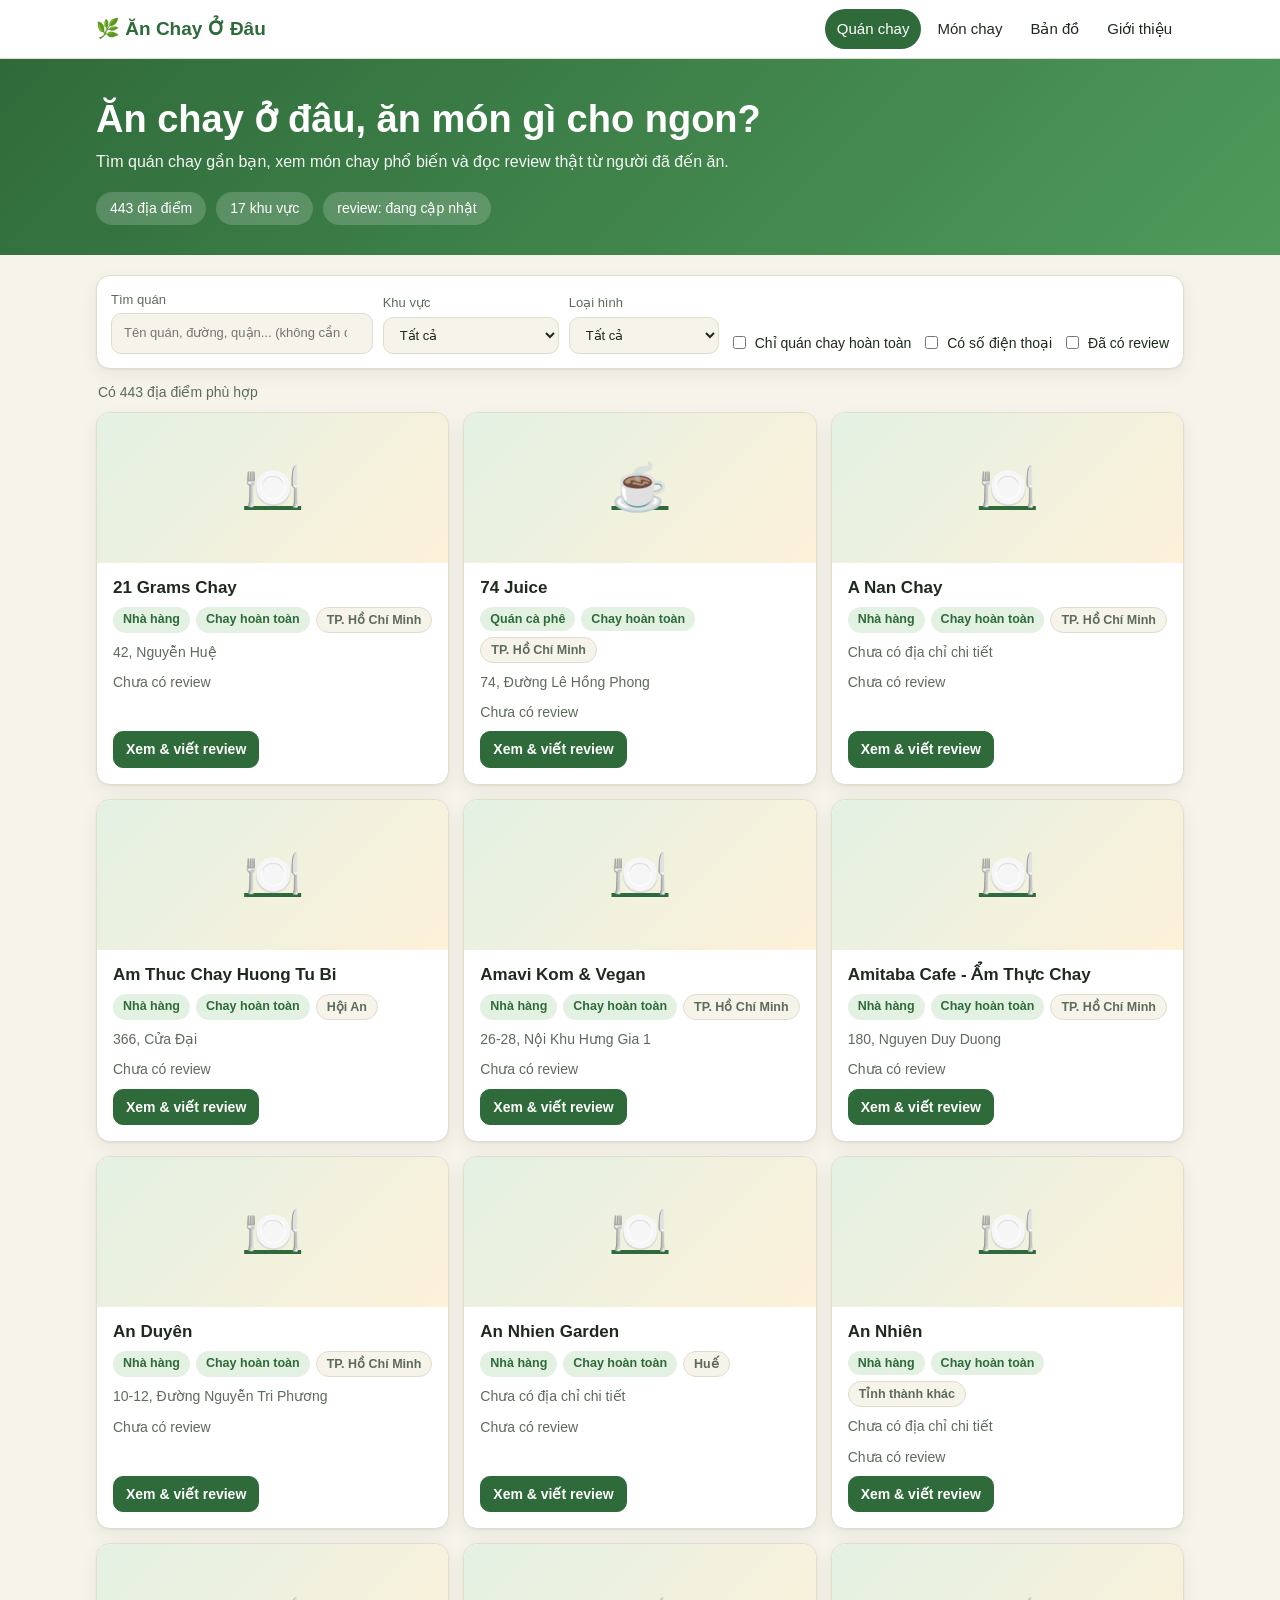
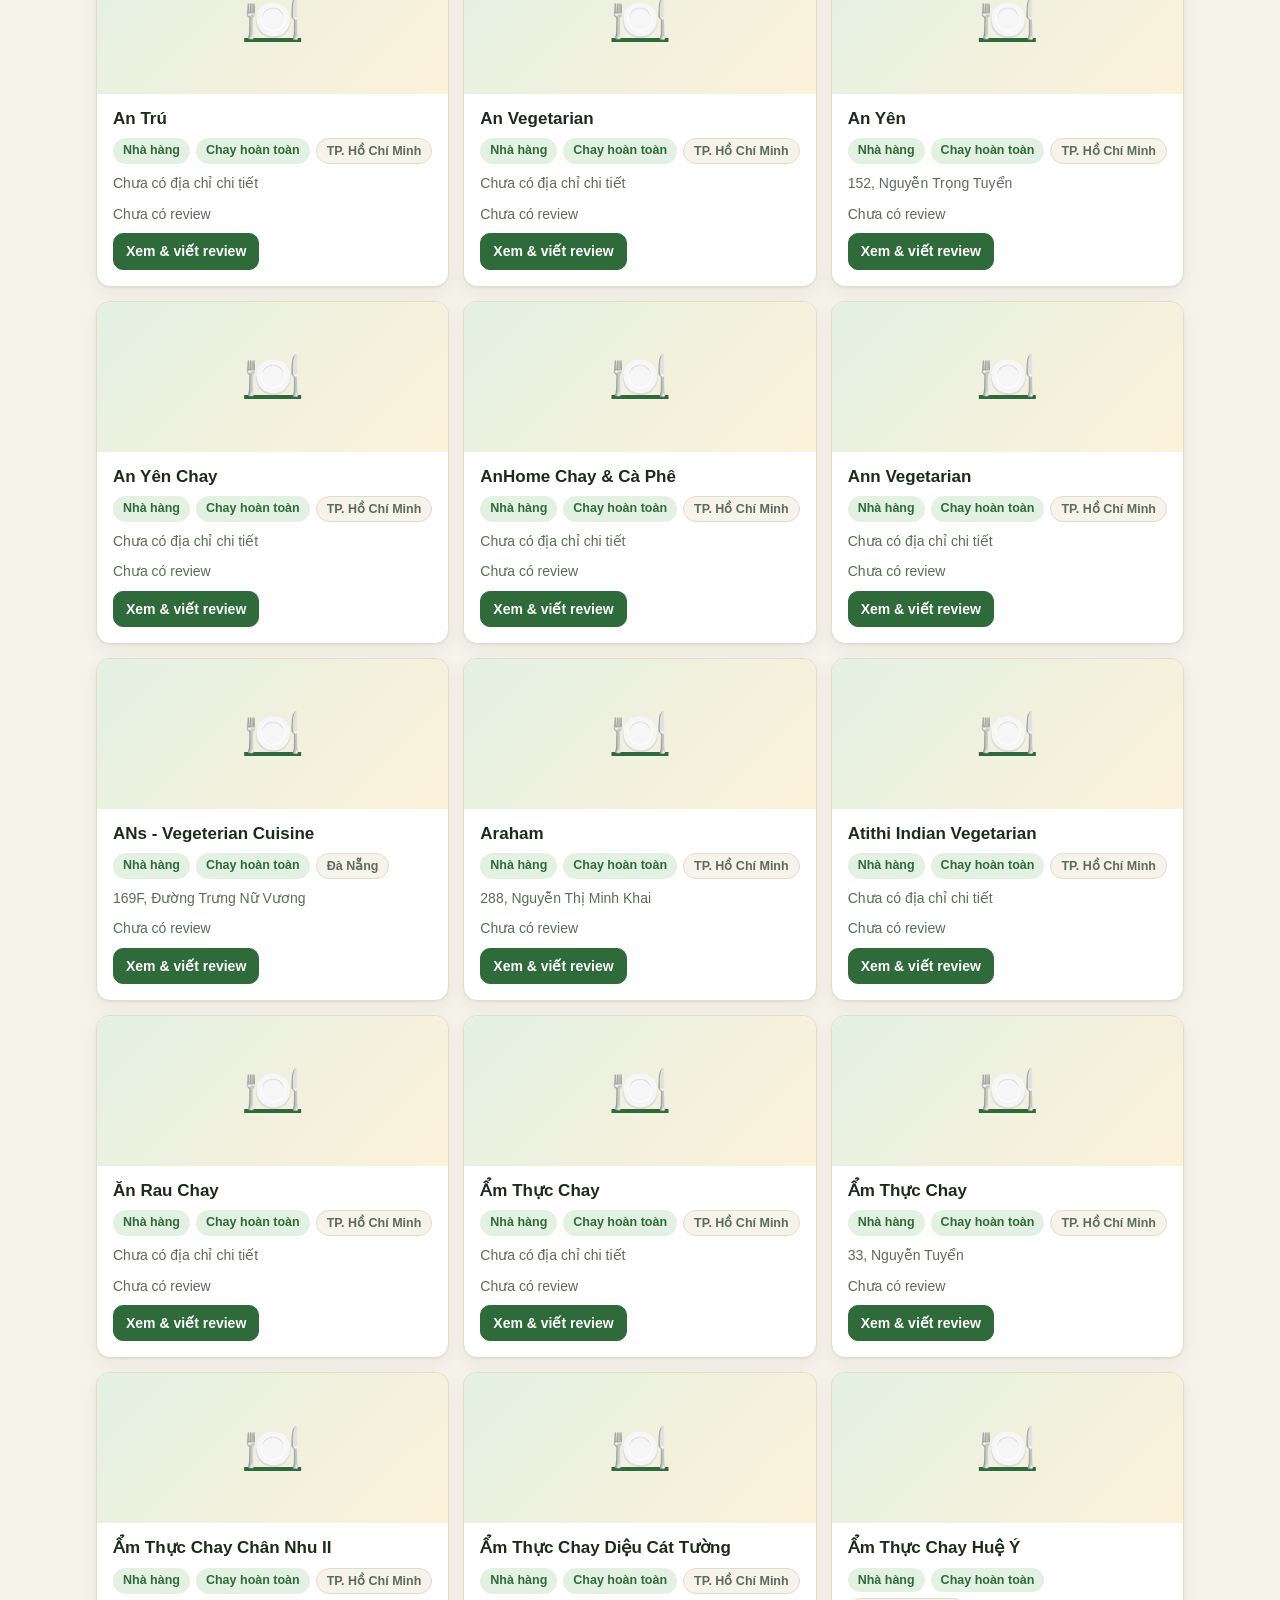
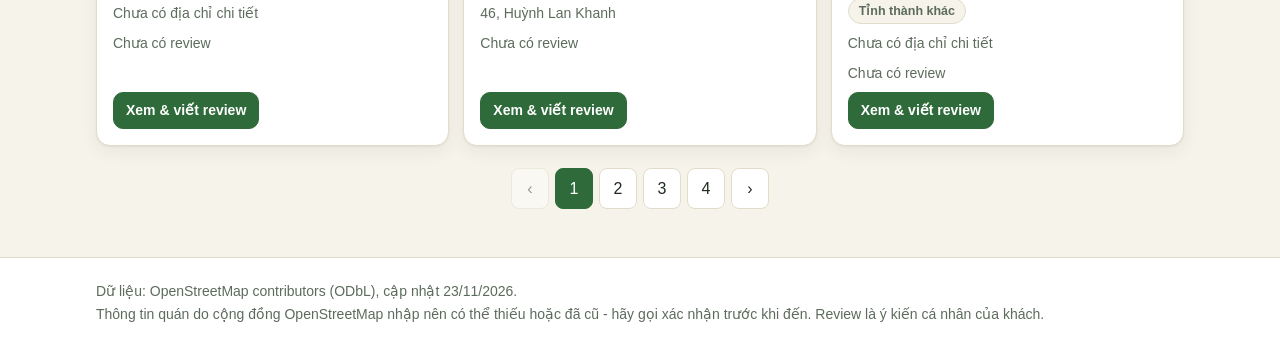
<file: index.html>
<!doctype html>
<html lang="vi">
<head>
<meta charset="utf-8">
<meta name="viewport" content="width=device-width,initial-scale=1">
<title>Ăn Chay Ở Đâu - Tìm quán chay, món chay và đọc review</title>
<meta name="description" content="Danh sách quán ăn chay ở Việt Nam từ OpenStreetMap, gợi ý món chay phổ biến và review của khách đã được duyệt.">
<meta name="theme-color" content="#2f6b3a">
<link rel="icon" href="favicon.svg" type="image/svg+xml">
<link rel="stylesheet" href="assets/style.css">
</head>
<body data-trang="chu">
<header class="top"><div class="wrap">
  <a class="logo" href="index.html">🌿 Ăn Chay Ở Đâu</a>
  <nav class="menu" aria-label="Menu chính">
    <a href="index.html" aria-current="page">Quán chay</a>
    <a href="mon-chay.html">Món chay</a>
    <a href="ban-do.html">Bản đồ</a>
    <a href="gioi-thieu.html">Giới thiệu</a>
  </nav>
</div></header>

<section class="hero"><div class="wrap">
  <h1>Ăn chay ở đâu, ăn món gì cho ngon?</h1>
  <p>Tìm quán chay gần bạn, xem món chay phổ biến và đọc review thật từ người đã đến ăn.</p>
  <div class="stats"><span id="stat-quan">…</span><span id="stat-tp">…</span><span id="stat-rv">…</span></div>
</div></section>

<main><div class="wrap">
  <div id="loi" class="note hide" role="alert"></div>
  <div class="bar">
    <label style="flex:1">Tìm quán<input type="search" id="f-q" placeholder="Tên quán, đường, quận... (không cần dấu)"></label>
    <label>Khu vực<select id="f-tp"><option value="">Tất cả</option></select></label>
    <label>Loại hình<select id="f-loai"><option value="">Tất cả</option></select></label>
    <label class="chk"><input type="checkbox" id="f-chay"> Chỉ quán chay hoàn toàn</label>
    <label class="chk"><input type="checkbox" id="f-sdt"> Có số điện thoại</label>
    <label class="chk"><input type="checkbox" id="f-rv"> Đã có review</label>
  </div>
  <div class="count" id="dem">Đang tải danh sách...</div>
  <div class="grid" id="luoi"></div>
  <div class="pager" id="pager"></div>
</div></main>

<footer class="foot"><div class="wrap">
  <div id="nguon"></div>
  <div>Thông tin quán do cộng đồng OpenStreetMap nhập nên có thể thiếu hoặc đã cũ - hãy gọi xác nhận trước khi đến. Review là ý kiến cá nhân của khách.</div>
</div></footer>
<script src="assets/config.js"></script>
<script src="assets/app.js"></script>
</body>
</html>
</file>
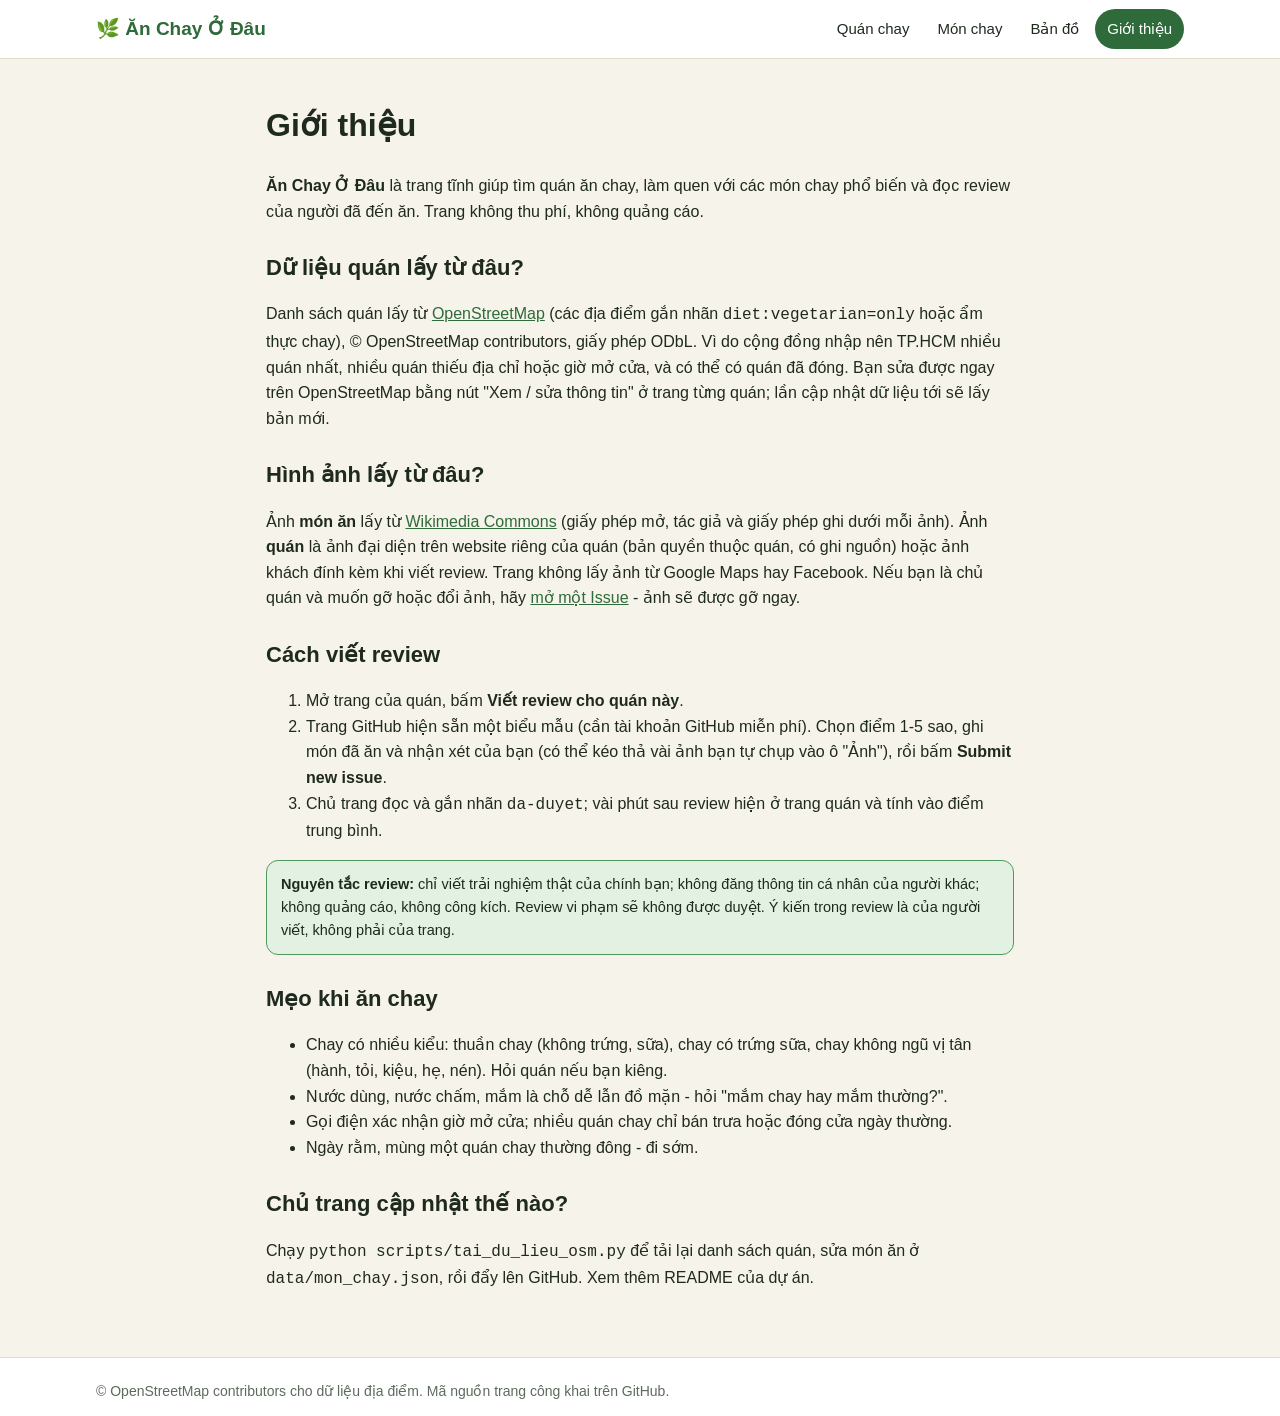
<file: gioi-thieu.html>
<!doctype html>
<html lang="vi">
<head>
<meta charset="utf-8">
<meta name="viewport" content="width=device-width,initial-scale=1">
<title>Giới thiệu và cách viết review - Ăn Chay Ở Đâu</title>
<meta name="theme-color" content="#2f6b3a">
<link rel="icon" href="favicon.svg" type="image/svg+xml">
<link rel="stylesheet" href="assets/style.css">
</head>
<body data-trang="gt">
<header class="top"><div class="wrap">
  <a class="logo" href="index.html">🌿 Ăn Chay Ở Đâu</a>
  <nav class="menu" aria-label="Menu chính">
    <a href="index.html">Quán chay</a>
    <a href="mon-chay.html">Món chay</a>
    <a href="ban-do.html">Bản đồ</a>
    <a href="gioi-thieu.html" aria-current="page">Giới thiệu</a>
  </nav>
</div></header>
<main><div class="wrap" style="max-width:780px">
  <h1>Giới thiệu</h1>
  <p><b>Ăn Chay Ở Đâu</b> là trang tĩnh giúp tìm quán ăn chay, làm quen với các món chay phổ biến và đọc review của người đã đến ăn. Trang không thu phí, không quảng cáo.</p>

  <h2>Dữ liệu quán lấy từ đâu?</h2>
  <p>Danh sách quán lấy từ <a href="https://www.openstreetmap.org" target="_blank" rel="noopener">OpenStreetMap</a> (các địa điểm gắn nhãn <code>diet:vegetarian=only</code> hoặc ẩm thực chay), © OpenStreetMap contributors, giấy phép ODbL. Vì do cộng đồng nhập nên TP.HCM nhiều quán nhất, nhiều quán thiếu địa chỉ hoặc giờ mở cửa, và có thể có quán đã đóng. Bạn sửa được ngay trên OpenStreetMap bằng nút "Xem / sửa thông tin" ở trang từng quán; lần cập nhật dữ liệu tới sẽ lấy bản mới.</p>

  <h2>Hình ảnh lấy từ đâu?</h2>
  <p>Ảnh <b>món ăn</b> lấy từ <a href="https://commons.wikimedia.org" target="_blank" rel="noopener">Wikimedia Commons</a> (giấy phép mở, tác giả và giấy phép ghi dưới mỗi ảnh). Ảnh <b>quán</b> là ảnh đại diện trên website riêng của quán (bản quyền thuộc quán, có ghi nguồn) hoặc ảnh khách đính kèm khi viết review. Trang không lấy ảnh từ Google Maps hay Facebook. Nếu bạn là chủ quán và muốn gỡ hoặc đổi ảnh, hãy <a href="https://github.com/quachhieu2313/an-chay-o-dau/issues" target="_blank" rel="noopener">mở một Issue</a> - ảnh sẽ được gỡ ngay.</p>

  <h2>Cách viết review</h2>
  <ol>
    <li>Mở trang của quán, bấm <b>Viết review cho quán này</b>.</li>
    <li>Trang GitHub hiện sẵn một biểu mẫu (cần tài khoản GitHub miễn phí). Chọn điểm 1-5 sao, ghi món đã ăn và nhận xét của bạn (có thể kéo thả vài ảnh bạn tự chụp vào ô "Ảnh"), rồi bấm <b>Submit new issue</b>.</li>
    <li>Chủ trang đọc và gắn nhãn <code>da-duyet</code>; vài phút sau review hiện ở trang quán và tính vào điểm trung bình.</li>
  </ol>
  <div class="note info-note"><b>Nguyên tắc review:</b> chỉ viết trải nghiệm thật của chính bạn; không đăng thông tin cá nhân của người khác; không quảng cáo, không công kích. Review vi phạm sẽ không được duyệt. Ý kiến trong review là của người viết, không phải của trang.</div>

  <h2>Mẹo khi ăn chay</h2>
  <ul>
    <li>Chay có nhiều kiểu: thuần chay (không trứng, sữa), chay có trứng sữa, chay không ngũ vị tân (hành, tỏi, kiệu, hẹ, nén). Hỏi quán nếu bạn kiêng.</li>
    <li>Nước dùng, nước chấm, mắm là chỗ dễ lẫn đồ mặn - hỏi "mắm chay hay mắm thường?".</li>
    <li>Gọi điện xác nhận giờ mở cửa; nhiều quán chay chỉ bán trưa hoặc đóng cửa ngày thường.</li>
    <li>Ngày rằm, mùng một quán chay thường đông - đi sớm.</li>
  </ul>

  <h2>Chủ trang cập nhật thế nào?</h2>
  <p>Chạy <code>python scripts/tai_du_lieu_osm.py</code> để tải lại danh sách quán, sửa món ăn ở <code>data/mon_chay.json</code>, rồi đẩy lên GitHub. Xem thêm README của dự án.</p>
</div></main>
<footer class="foot"><div class="wrap">© OpenStreetMap contributors cho dữ liệu địa điểm. Mã nguồn trang công khai trên GitHub.</div></footer>
</body>
</html>
</file>
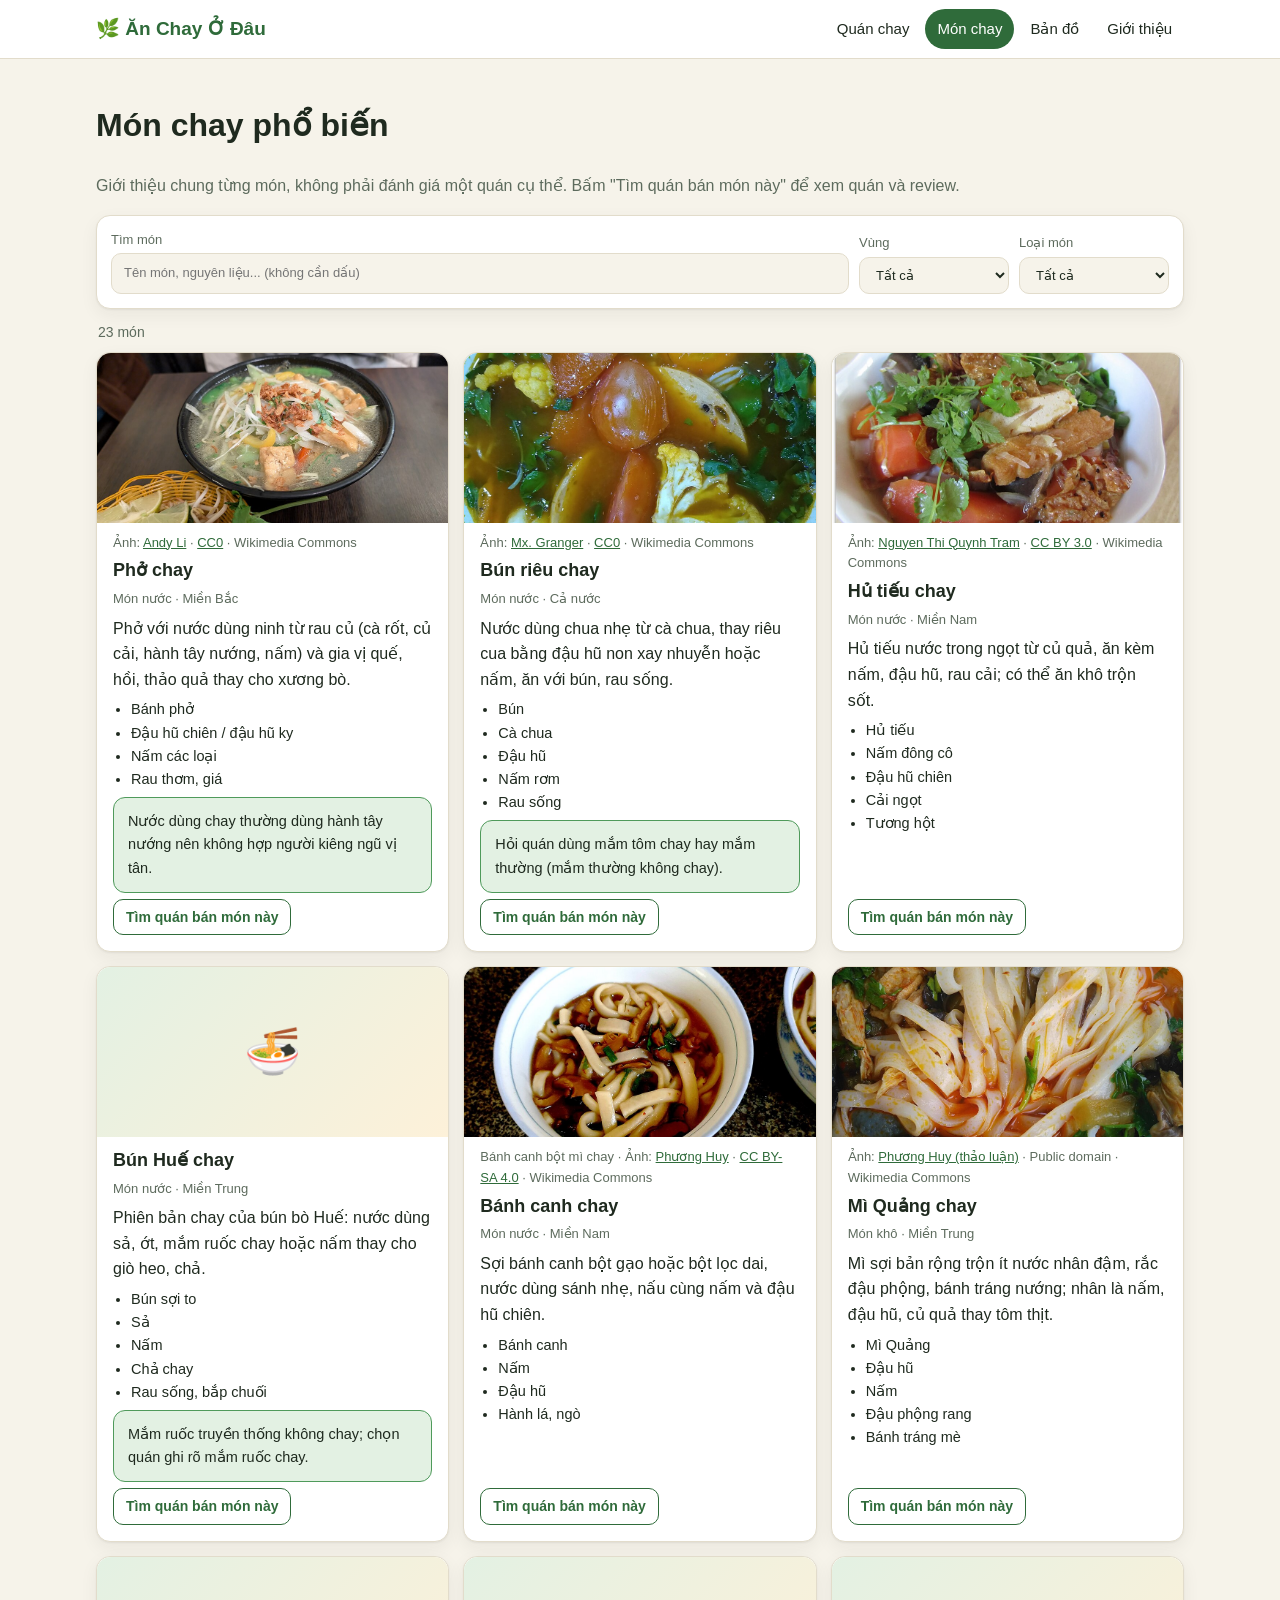
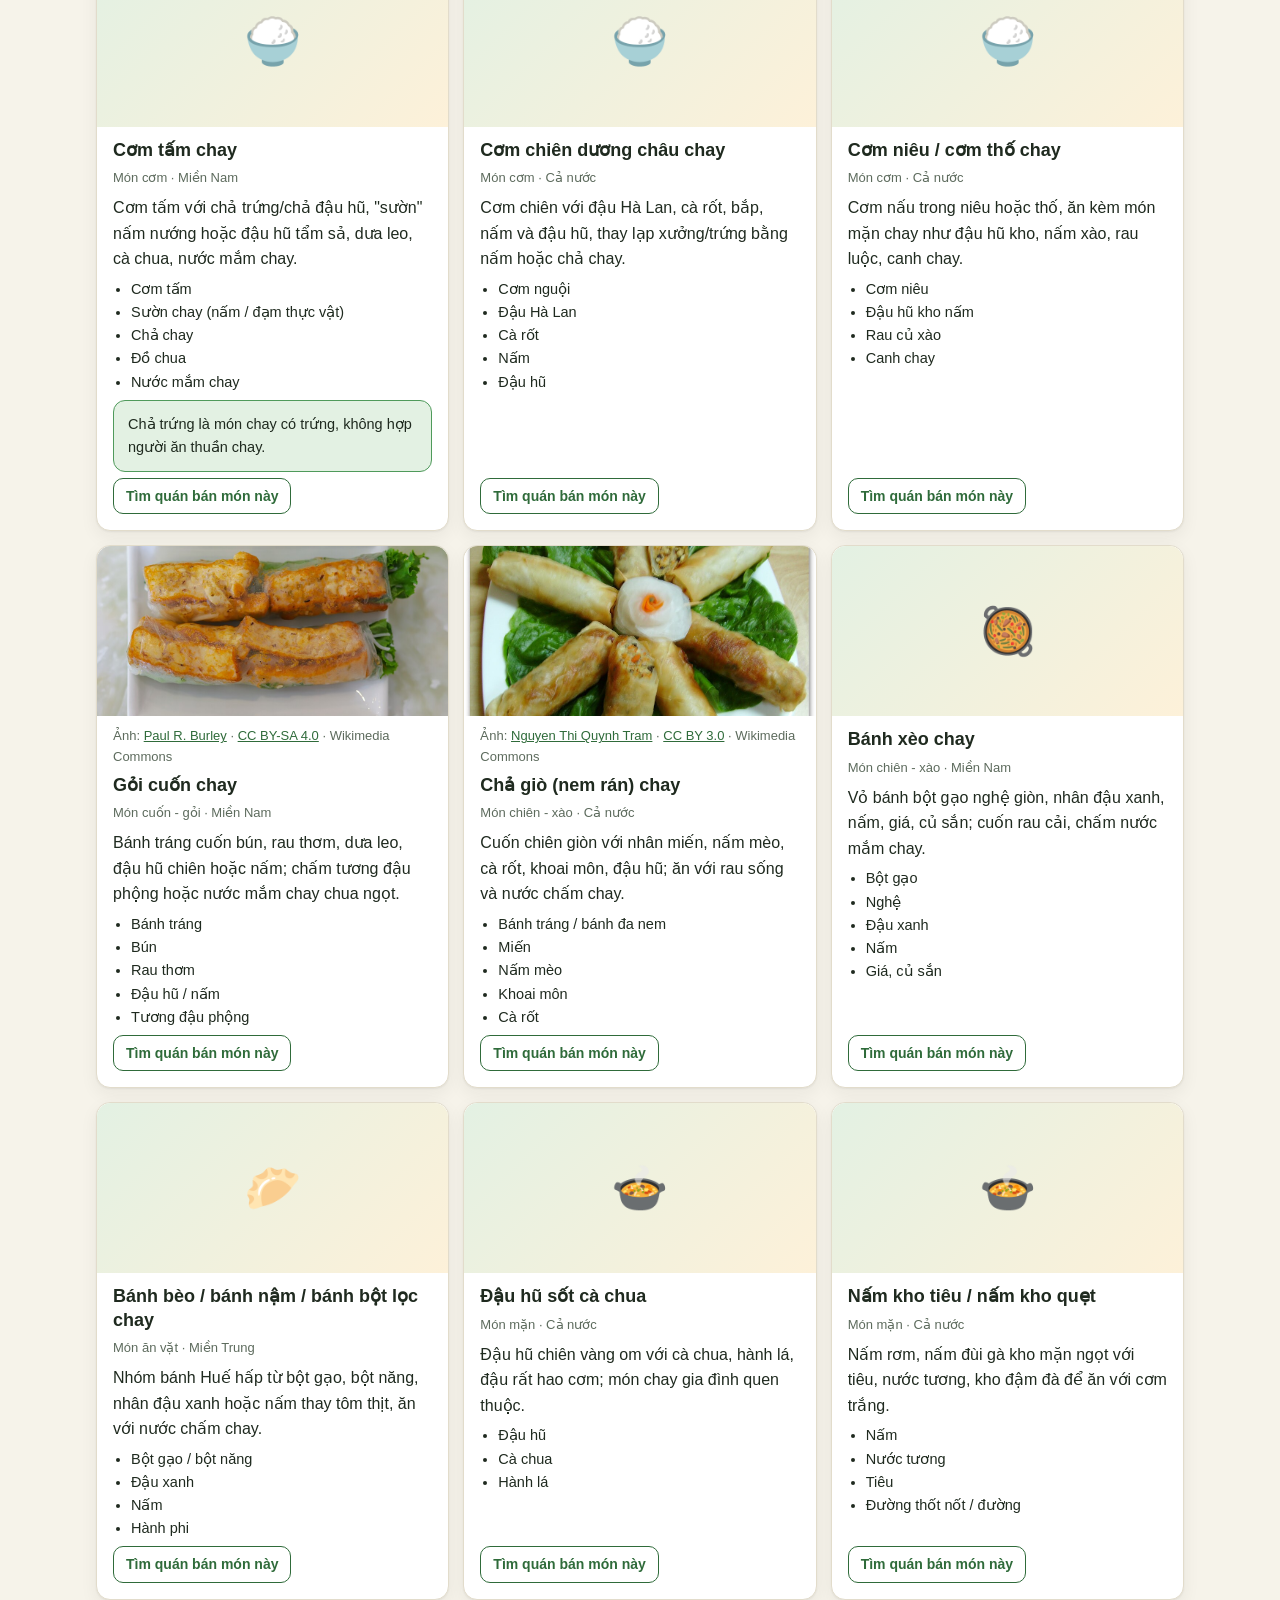
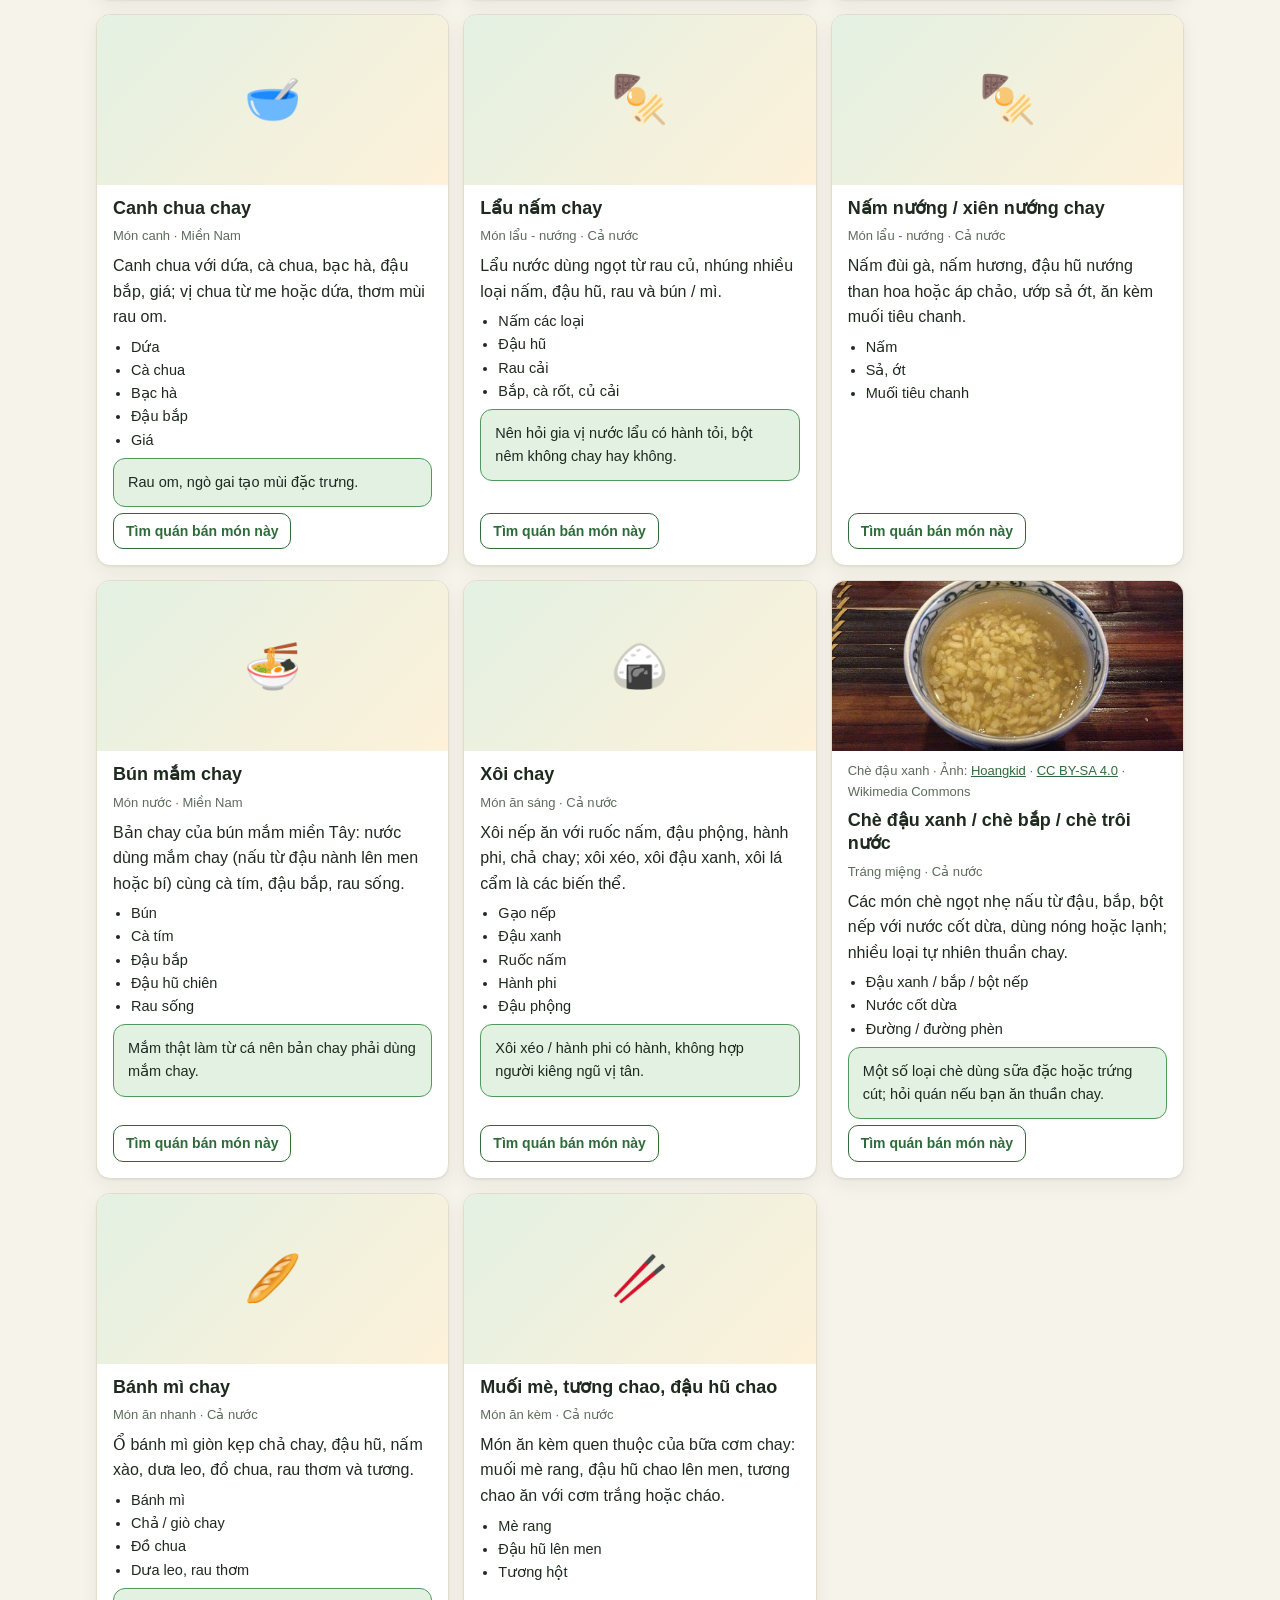
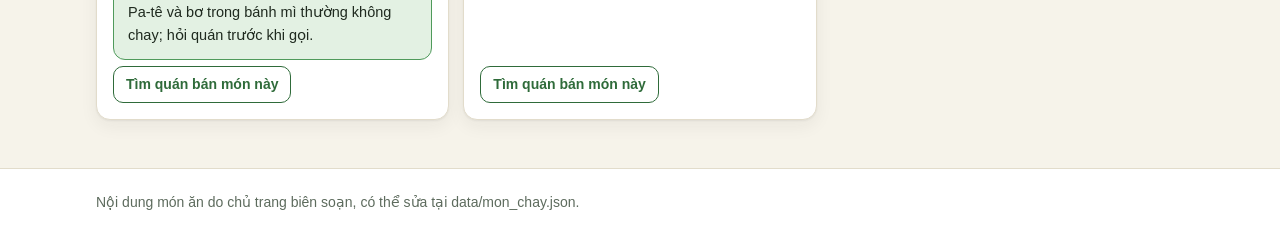
<file: mon-chay.html>
<!doctype html>
<html lang="vi">
<head>
<meta charset="utf-8">
<meta name="viewport" content="width=device-width,initial-scale=1">
<title>Món chay phổ biến - Ăn Chay Ở Đâu</title>
<meta name="description" content="Gợi ý các món chay phổ biến ở Việt Nam: phở chay, bún riêu chay, cơm tấm chay, gỏi cuốn chay... kèm nguyên liệu và lưu ý khi gọi món.">
<meta name="theme-color" content="#2f6b3a">
<link rel="icon" href="favicon.svg" type="image/svg+xml">
<link rel="stylesheet" href="assets/style.css">
</head>
<body data-trang="mon">
<header class="top"><div class="wrap">
  <a class="logo" href="index.html">🌿 Ăn Chay Ở Đâu</a>
  <nav class="menu" aria-label="Menu chính">
    <a href="index.html">Quán chay</a>
    <a href="mon-chay.html" aria-current="page">Món chay</a>
    <a href="ban-do.html">Bản đồ</a>
    <a href="gioi-thieu.html">Giới thiệu</a>
  </nav>
</div></header>
<main><div class="wrap">
  <h1>Món chay phổ biến</h1>
  <p class="muted">Giới thiệu chung từng món, không phải đánh giá một quán cụ thể. Bấm "Tìm quán bán món này" để xem quán và review.</p>
  <div id="loi" class="note hide" role="alert"></div>
  <div class="bar">
    <label style="flex:1">Tìm món<input type="search" id="m-q" placeholder="Tên món, nguyên liệu... (không cần dấu)"></label>
    <label>Vùng<select id="m-vung"><option value="">Tất cả</option></select></label>
    <label>Loại món<select id="m-loai"><option value="">Tất cả</option></select></label>
  </div>
  <div class="count" id="m-dem"></div>
  <div class="grid" id="m-luoi"></div>
</div></main>
<footer class="foot"><div class="wrap">Nội dung món ăn do chủ trang biên soạn, có thể sửa tại data/mon_chay.json.</div></footer>
<script src="assets/config.js"></script>
<script src="assets/app.js"></script>
</body>
</html>
</file>
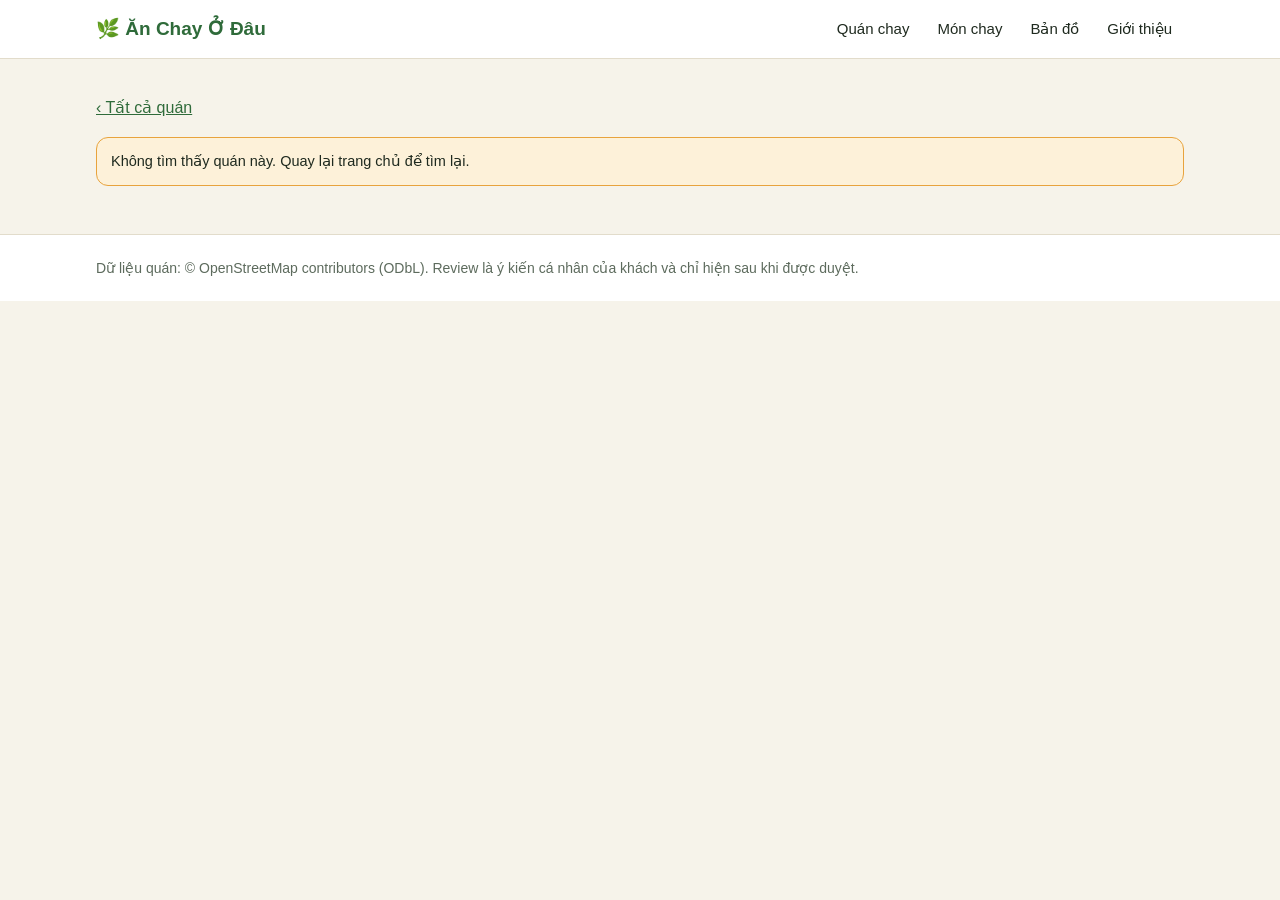
<file: quan.html>
<!doctype html>
<html lang="vi">
<head>
<meta charset="utf-8">
<meta name="viewport" content="width=device-width,initial-scale=1">
<title>Chi tiết quán chay - Ăn Chay Ở Đâu</title>
<meta name="theme-color" content="#2f6b3a">
<link rel="icon" href="favicon.svg" type="image/svg+xml">
<link rel="stylesheet" href="assets/style.css">
</head>
<body data-trang="quan">
<header class="top"><div class="wrap">
  <a class="logo" href="index.html">🌿 Ăn Chay Ở Đâu</a>
  <nav class="menu" aria-label="Menu chính">
    <a href="index.html">Quán chay</a>
    <a href="mon-chay.html">Món chay</a>
    <a href="ban-do.html">Bản đồ</a>
    <a href="gioi-thieu.html">Giới thiệu</a>
  </nav>
</div></header>
<main><div class="wrap">
  <p><a href="index.html">‹ Tất cả quán</a></p>
  <div id="loi" class="note hide" role="alert"></div>
  <div id="noi-dung"><p class="muted">Đang tải...</p></div>
</div></main>
<footer class="foot"><div class="wrap">Dữ liệu quán: © OpenStreetMap contributors (ODbL). Review là ý kiến cá nhân của khách và chỉ hiện sau khi được duyệt.</div></footer>
<script src="assets/config.js"></script>
<script src="assets/app.js"></script>
</body>
</html>
</file>
<file: assets/style.css>
:root{
  --bg:#f6f3ea;--card:#ffffff;--ink:#1f2a1f;--muted:#5d6b5d;--line:#e2dccb;
  --brand:#2f6b3a;--brand-2:#4f9a5b;--brand-soft:#e3f1e3;--warm:#e8a33d;--warm-soft:#fdf1d9;--bad:#b3261e;
  --shadow:0 1px 2px rgba(31,42,31,.06),0 6px 18px rgba(31,42,31,.06);
}
@media (prefers-color-scheme:dark){
  :root{--bg:#141a14;--card:#1c241c;--ink:#e8efe6;--muted:#a3b3a1;--line:#2d392d;--brand:#6dbb78;--brand-2:#8fd09a;--brand-soft:#223a26;--warm:#f0b95a;--warm-soft:#3a2f17;--shadow:0 1px 2px rgba(0,0,0,.4)}
}
*{box-sizing:border-box}
html{-webkit-text-size-adjust:100%}
body{margin:0;background:var(--bg);color:var(--ink);font:16px/1.6 -apple-system,"Segoe UI",Roboto,"Helvetica Neue",Arial,sans-serif}
a{color:var(--brand)}
img,iframe{max-width:100%}
.wrap{max-width:1120px;margin:0 auto;padding:0 16px}
header.top{background:var(--card);border-bottom:1px solid var(--line);position:sticky;top:0;z-index:20}
header.top .wrap{display:flex;align-items:center;gap:18px;min-height:58px;flex-wrap:wrap}
.logo{font-weight:800;font-size:19px;color:var(--brand);text-decoration:none;display:flex;gap:8px;align-items:center}
nav.menu{display:flex;gap:4px;flex-wrap:wrap;margin-left:auto}
nav.menu a{padding:8px 12px;border-radius:999px;text-decoration:none;color:var(--ink);font-size:15px}
nav.menu a:hover{background:var(--brand-soft)}
nav.menu a[aria-current=page]{background:var(--brand);color:#fff}
.hero{background:linear-gradient(135deg,var(--brand),var(--brand-2));color:#fff;padding:38px 0 30px}
.hero h1{margin:0 0 6px;font-size:clamp(26px,5vw,38px);line-height:1.2}
.hero p{margin:0;max-width:680px;opacity:.95}
.stats{display:flex;gap:10px;flex-wrap:wrap;margin-top:18px}
.stats span{background:rgba(255,255,255,.18);border-radius:999px;padding:5px 14px;font-size:14px}
main{padding:20px 0 48px}
h2{margin:26px 0 10px;font-size:22px}
.muted{color:var(--muted)}
.bar{display:flex;gap:10px;flex-wrap:wrap;align-items:flex-end;background:var(--card);border:1px solid var(--line);border-radius:14px;padding:14px;box-shadow:var(--shadow)}
.bar label{display:flex;flex-direction:column;gap:3px;font-size:13px;color:var(--muted)}
.bar input[type=search],.bar select{font:inherit;padding:9px 12px;border:1px solid var(--line);border-radius:10px;background:var(--bg);color:var(--ink);min-width:150px}
.bar input[type=search]{min-width:min(280px,100%);flex:1}
.bar .chk{flex-direction:row;align-items:center;gap:6px;font-size:14px;color:var(--ink)}
.count{margin:12px 2px 8px;color:var(--muted);font-size:14px}
.grid{display:grid;grid-template-columns:repeat(auto-fill,minmax(290px,1fr));gap:14px}
.card{background:var(--card);border:1px solid var(--line);border-radius:14px;padding:16px;box-shadow:var(--shadow);display:flex;flex-direction:column;gap:8px}
.card h3{margin:0;font-size:17px;line-height:1.3}
.card h3 a{color:var(--ink);text-decoration:none}.card h3 a:hover{color:var(--brand);text-decoration:underline}
.card .addr{font-size:14px;color:var(--muted);min-height:21px}
.badges{display:flex;gap:6px;flex-wrap:wrap}
.badge{font-size:12.5px;padding:2px 10px;border-radius:999px;background:var(--brand-soft);color:var(--brand);font-weight:600}
.badge.warm{background:var(--warm-soft);color:#9a6410}
.badge.gray{background:var(--bg);color:var(--muted);border:1px solid var(--line)}
.rate{font-size:14px;color:var(--muted)}.rate b{color:var(--warm);letter-spacing:1px}
.card .go{margin-top:auto}
.btn{display:inline-block;padding:9px 16px;border-radius:10px;border:1px solid var(--brand);background:var(--brand);color:#fff;text-decoration:none;font:inherit;font-weight:600;cursor:pointer}
.btn:hover{filter:brightness(1.08)}
.btn.sec{background:transparent;color:var(--brand)}
.btn.small{padding:6px 12px;font-size:14px}
.pager{display:flex;gap:6px;justify-content:center;flex-wrap:wrap;margin:22px 0 0}
.pager button{font:inherit;min-width:38px;padding:7px 10px;border:1px solid var(--line);background:var(--card);color:var(--ink);border-radius:8px;cursor:pointer}
.pager button[disabled]{opacity:.45;cursor:default}.pager button.on{background:var(--brand);color:#fff;border-color:var(--brand)}
.panel{background:var(--card);border:1px solid var(--line);border-radius:14px;padding:18px;box-shadow:var(--shadow)}
.info{display:grid;grid-template-columns:minmax(0,1fr) minmax(0,1fr);gap:18px}
@media(max-width:760px){.info{grid-template-columns:1fr}}
dl.kv{margin:0;display:grid;grid-template-columns:120px 1fr;gap:8px 12px}
dl.kv dt{color:var(--muted);font-size:14px}dl.kv dd{margin:0;word-break:break-word}
.map{width:100%;height:300px;border:1px solid var(--line);border-radius:12px;background:var(--brand-soft)}
#map-lon{height:calc(100vh - 230px);min-height:420px}
.review{border-top:1px solid var(--line);padding:14px 0}
.review:first-child{border-top:0}
.review .who{font-weight:700}.review .stars{color:var(--warm);letter-spacing:1px}
.review p{margin:6px 0 0;white-space:pre-wrap;overflow-wrap:anywhere}
.note{background:var(--warm-soft);border:1px solid var(--warm);border-radius:12px;padding:12px 14px;font-size:14.5px}
.note.info-note{background:var(--brand-soft);border-color:var(--brand-2)}
.dish{display:flex;flex-direction:column;gap:6px}
.dish h3{margin:0;font-size:18px}.dish .meta{font-size:13px;color:var(--muted)}
.dish ul{margin:0;padding-left:18px;font-size:14.5px}
footer.foot{border-top:1px solid var(--line);color:var(--muted);font-size:14px;padding:22px 0;background:var(--card)}
.thumb{height:150px;margin:-16px -16px 6px;border-radius:14px 14px 0 0;overflow:hidden;background:var(--brand-soft);position:relative}
.thumb img{width:100%;height:100%;object-fit:cover;display:block}
.thumb.ph{display:grid;place-items:center;font-size:46px;background:linear-gradient(135deg,var(--brand-soft),var(--warm-soft))}
.thumb .ghi{position:absolute;right:6px;bottom:6px;background:rgba(0,0,0,.55);color:#fff;font-size:11px;padding:1px 7px;border-radius:999px}
figure.anh{margin:0;display:flex;flex-direction:column;gap:4px}
figure.anh img{width:100%;max-height:340px;object-fit:cover;border-radius:12px;border:1px solid var(--line);display:block;background:var(--brand-soft)}
figure.anh figcaption{font-size:12.5px;color:var(--muted)}
.gallery{display:grid;grid-template-columns:repeat(auto-fill,minmax(150px,1fr));gap:8px;margin-top:8px}
.gallery a{display:block;border-radius:10px;overflow:hidden;border:1px solid var(--line);aspect-ratio:4/3;background:var(--brand-soft)}
.gallery img{width:100%;height:100%;object-fit:cover;display:block}
.links{display:flex;gap:8px;flex-wrap:wrap}
.dish .thumb{height:170px}
.hide{display:none!important}
@media(max-width:560px){nav.menu{margin-left:0;width:100%}header.top .wrap{padding-bottom:8px}}
</file>
